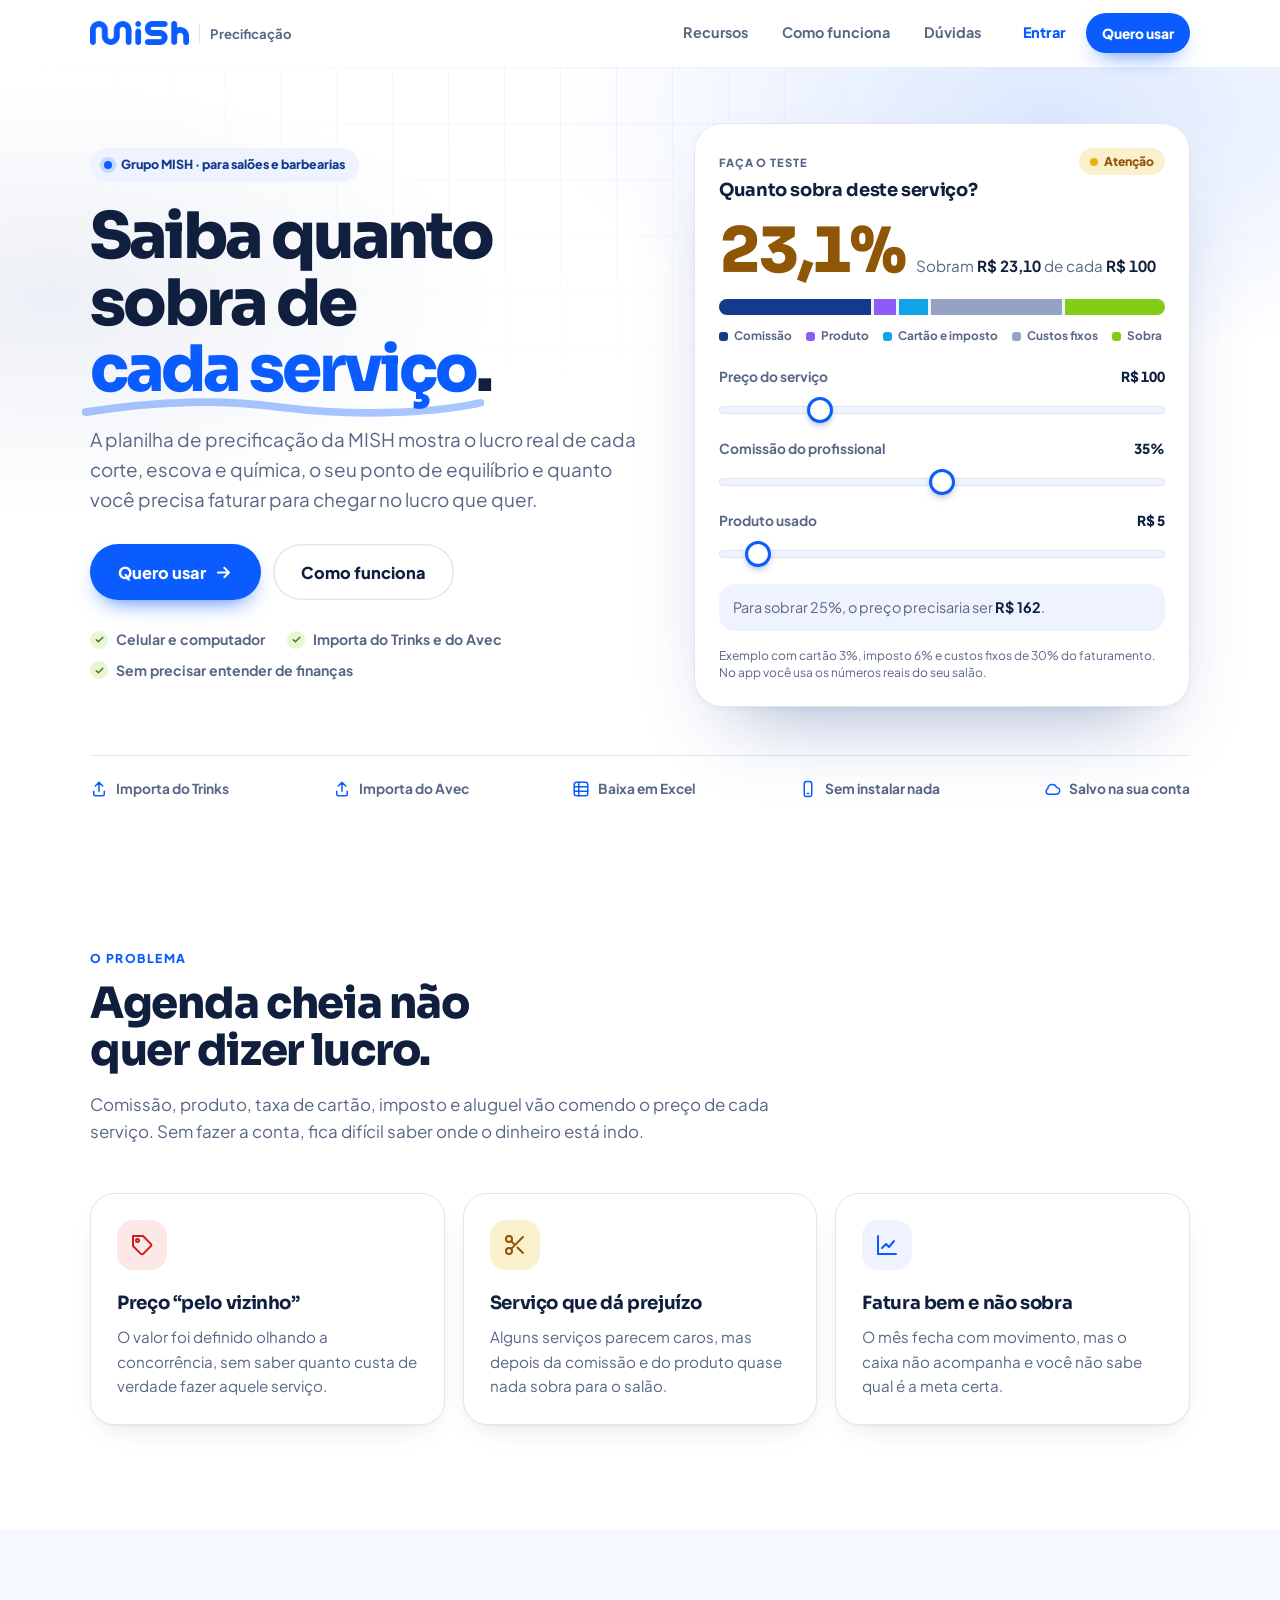
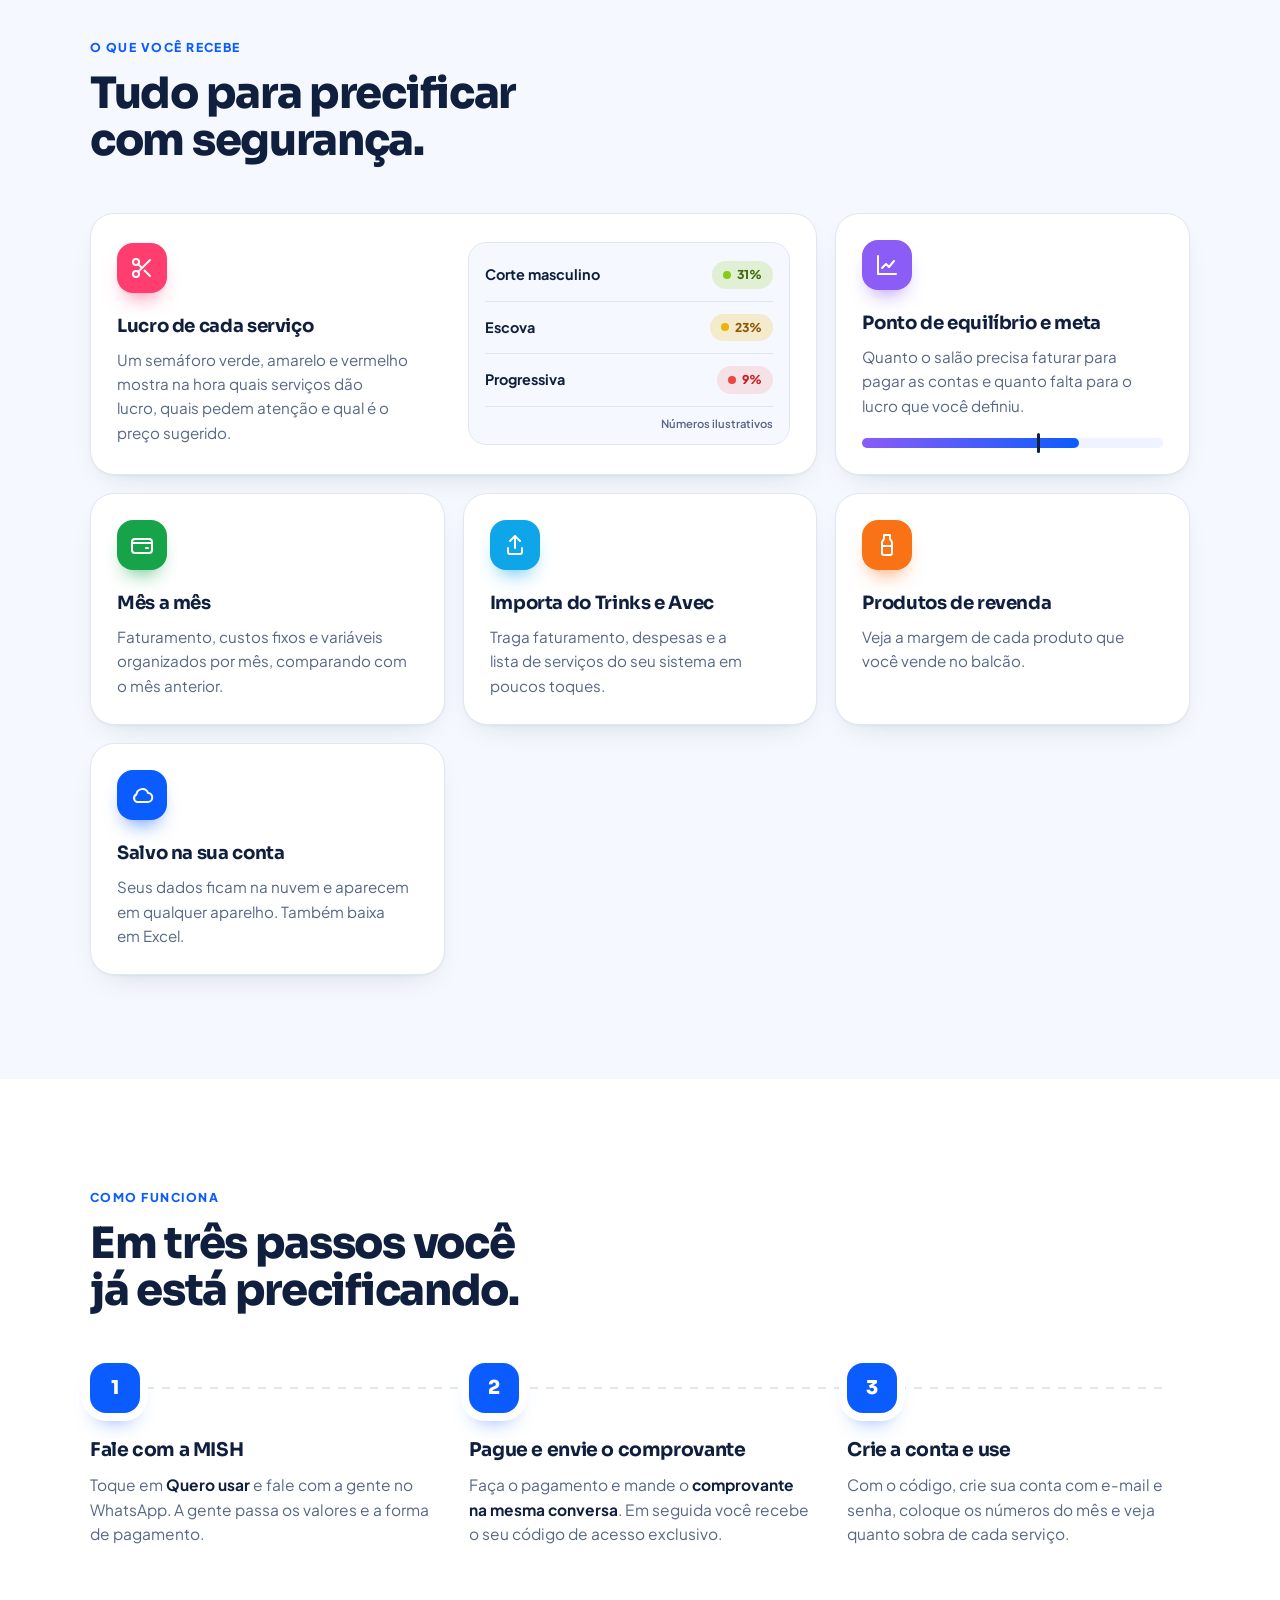
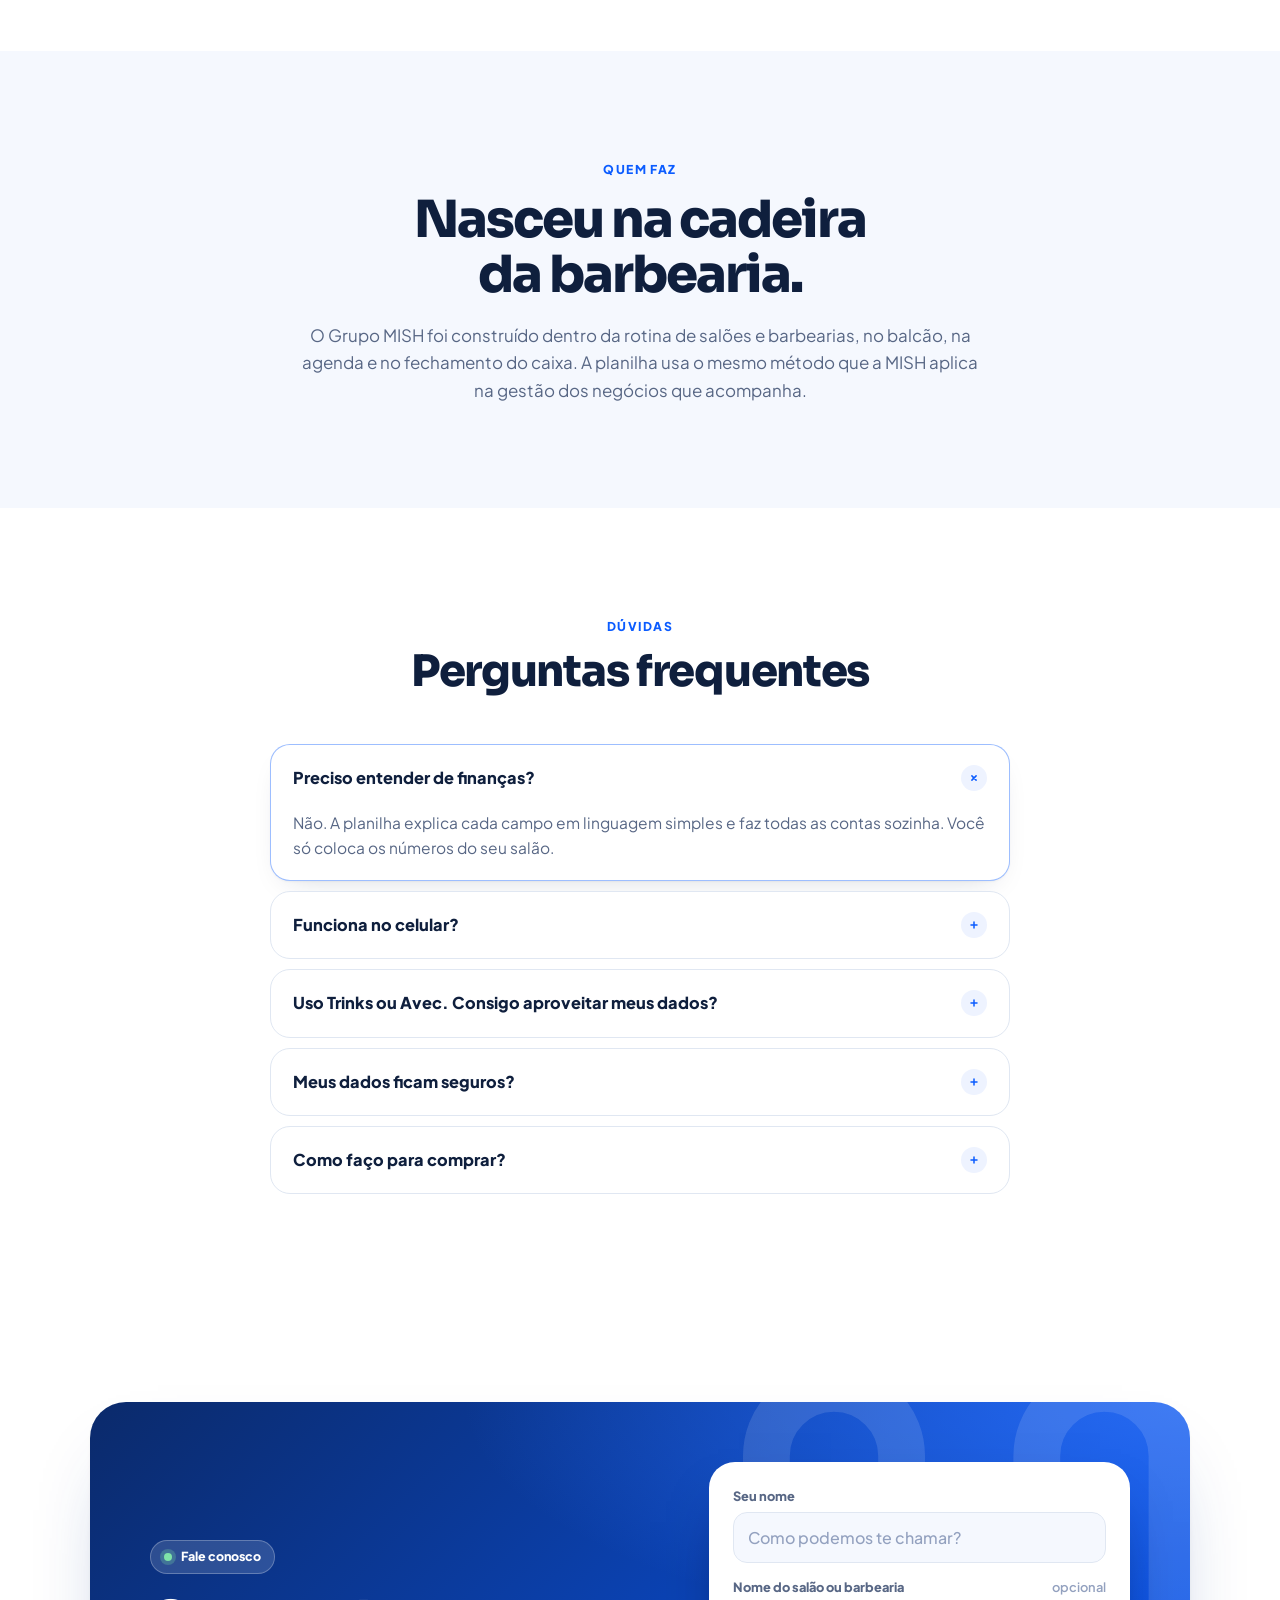
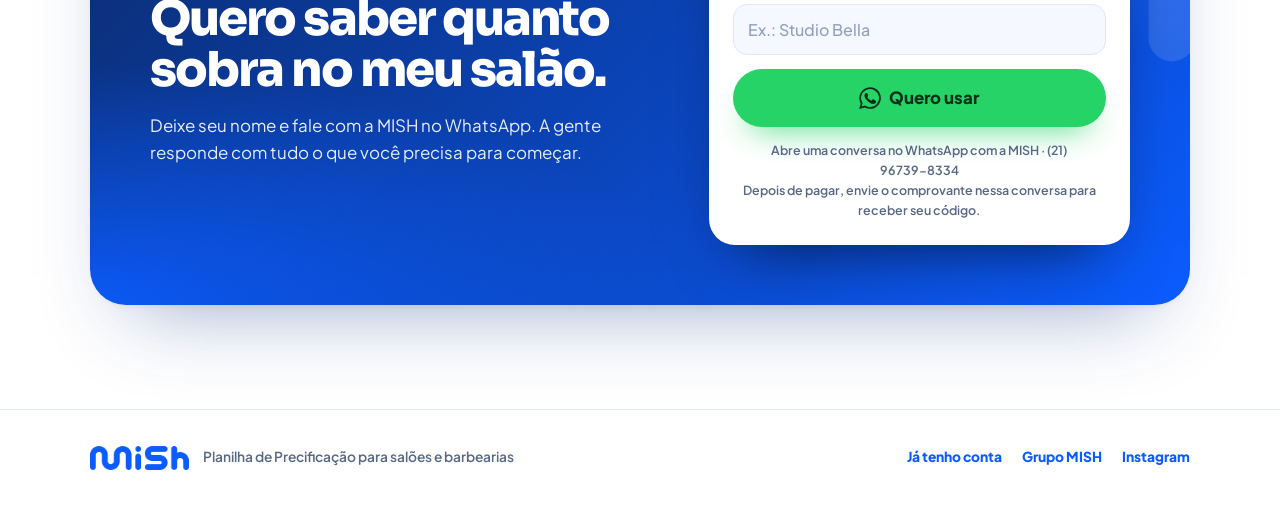
<file: index.html>
<!doctype html>
<html lang="pt-BR">
<head>
<meta charset="utf-8">
<meta name="viewport" content="width=device-width,initial-scale=1,viewport-fit=cover">
<title>MISH Precificação · Saiba quanto sobra de cada serviço</title>
<meta name="description" content="Planilha de precificação para salões e barbearias: lucro por serviço, ponto de equilíbrio e quanto faturar para chegar no lucro que você quer.">
<meta name="theme-color" content="#ffffff" media="(prefers-color-scheme: light)">
<meta name="theme-color" content="#061536" media="(prefers-color-scheme: dark)">
<meta property="og:type" content="website">
<meta property="og:title" content="MISH Precificação">
<meta property="og:description" content="Saiba quanto sobra de cada serviço do seu salão ou barbearia.">
<link rel="preconnect" href="https://fonts.googleapis.com"><link rel="preconnect" href="https://fonts.gstatic.com" crossorigin>
<link href="https://fonts.googleapis.com/css2?family=Plus+Jakarta+Sans:wght@400;500;600;700;800&family=Sora:wght@600;700;800&display=swap" rel="stylesheet">
<link rel="stylesheet" href="css/landing.css">
<script type="module" src="js/landing.js"></script>
</head>
<body>
<a class="skip" href="#conteudo">Pular para o conteúdo</a>

<header class="nav" id="topo">
  <div class="wrap nav-in">
    <a href="#topo" class="brand" aria-label="MISH Precificação, início"><span class="mish" role="img" aria-label="MISH"></span><span class="brand-tag">Precificação</span></a>
    <nav class="nav-links" aria-label="Seções">
      <a href="#recursos">Recursos</a><a href="#como">Como funciona</a><a href="#duvidas">Dúvidas</a>
    </nav>
    <a class="nav-login" href="app.html">Entrar</a>
    <a class="btn pri sm" href="#quero">Quero usar</a>
  </div>
</header>

<main id="conteudo">

  <!-- CAPA + CALCULADORA -->
  <section class="hero">
    <div class="hero-wash" aria-hidden="true"></div>
    <div class="wrap hero-in">
      <div class="hero-txt">
        <span class="chip"><i></i>Grupo MISH · para salões e barbearias</span>
        <h1>Saiba quanto sobra de <span class="hl">cada serviço</span>.</h1>
        <p class="lead">A planilha de precificação da MISH mostra o lucro real de cada corte, escova e química, o seu ponto de equilíbrio e quanto você precisa faturar para chegar no lucro que quer.</p>
        <div class="hero-ctas">
          <a class="btn pri lg" href="#quero">Quero usar <svg viewBox="0 0 24 24" fill="none" stroke="currentColor" stroke-width="2.4" stroke-linecap="round" stroke-linejoin="round" aria-hidden="true"><path d="M5 12h14M13 6l6 6-6 6"/></svg></a>
          <a class="btn ghost lg" href="#como">Como funciona</a>
        </div>
        <ul class="checks">
          <li>Celular e computador</li>
          <li>Importa do Trinks e do Avec</li>
          <li>Sem precisar entender de finanças</li>
        </ul>
      </div>

      <!-- calculadora de demonstração -->
      <form class="calc" id="calc" aria-labelledby="calc-t" onsubmit="return false">
        <div class="calc-head">
          <div><span class="label">Faça o teste</span><h2 id="calc-t">Quanto sobra deste serviço?</h2></div>
          <span class="pill s-warn" id="calc-pill"><i></i><span>Atenção</span></span>
        </div>

        <div class="calc-res" aria-live="polite">
          <output class="calc-big s-warn" id="calc-pct" for="c-preco c-com c-prod">23,1%</output>
          <p>Sobram <b id="calc-val">R$ 23,10</b> de cada <b id="calc-de">R$ 100</b></p>
        </div>

        <div class="bar" id="calc-bar" role="img" aria-label="Para onde vai o preço do serviço">
          <span class="b-com" style="flex-grow:35"></span><span class="b-prod" style="flex-grow:5"></span><span class="b-tax" style="flex-grow:6.9"></span><span class="b-fix" style="flex-grow:30"></span><span class="b-sob" style="flex-grow:23.1"></span>
        </div>
        <ul class="legend">
          <li><i class="b-com"></i>Comissão</li><li><i class="b-prod"></i>Produto</li><li><i class="b-tax"></i>Cartão e imposto</li><li><i class="b-fix"></i>Custos fixos</li><li><i class="b-sob"></i>Sobra</li>
        </ul>

        <div class="sliders">
          <label class="sl"><span>Preço do serviço <output id="o-preco">R$ 100</output></span><input type="range" id="c-preco" min="20" max="400" step="5" value="100"></label>
          <label class="sl"><span>Comissão do profissional <output id="o-com">35%</output></span><input type="range" id="c-com" min="0" max="70" step="1" value="35"></label>
          <label class="sl"><span>Produto usado <output id="o-prod">R$ 5</output></span><input type="range" id="c-prod" min="0" max="80" step="1" value="5"></label>
        </div>

        <p class="calc-tip" id="calc-tip">Para sobrar 25%, o preço precisaria ser <b>R$ 162</b>.</p>
        <p class="calc-note">Exemplo com cartão 3%, imposto 6% e custos fixos de 30% do faturamento. No app você usa os números reais do seu salão.</p>
      </form>
    </div>

    <div class="wrap">
      <ul class="strip" aria-label="Compatível com">
        <li><svg viewBox="0 0 24 24" fill="none" stroke="currentColor" stroke-width="2" stroke-linecap="round" stroke-linejoin="round" aria-hidden="true"><path d="M12 15V3M7 8l5-5 5 5"/><path d="M5 15v4a2 2 0 0 0 2 2h10a2 2 0 0 0 2-2v-4"/></svg>Importa do Trinks</li>
        <li><svg viewBox="0 0 24 24" fill="none" stroke="currentColor" stroke-width="2" stroke-linecap="round" stroke-linejoin="round" aria-hidden="true"><path d="M12 15V3M7 8l5-5 5 5"/><path d="M5 15v4a2 2 0 0 0 2 2h10a2 2 0 0 0 2-2v-4"/></svg>Importa do Avec</li>
        <li><svg viewBox="0 0 24 24" fill="none" stroke="currentColor" stroke-width="2" stroke-linecap="round" stroke-linejoin="round" aria-hidden="true"><rect x="3" y="3" width="18" height="18" rx="3"/><path d="M3 9h18M3 15h18M9 3v18"/></svg>Baixa em Excel</li>
        <li><svg viewBox="0 0 24 24" fill="none" stroke="currentColor" stroke-width="2" stroke-linecap="round" stroke-linejoin="round" aria-hidden="true"><rect x="7" y="2" width="10" height="20" rx="3"/><path d="M11 18h2"/></svg>Sem instalar nada</li>
        <li><svg viewBox="0 0 24 24" fill="none" stroke="currentColor" stroke-width="2" stroke-linecap="round" stroke-linejoin="round" aria-hidden="true"><path d="M17.5 19a4.5 4.5 0 0 0 .5-9 6 6 0 0 0-11.6 1.5A4 4 0 0 0 7 19z"/></svg>Salvo na sua conta</li>
      </ul>
    </div>
  </section>

  <!-- O PROBLEMA -->
  <section class="sec">
    <div class="wrap">
      <div class="sec-head reveal">
        <span class="kicker">O problema</span>
        <h2>Agenda cheia não quer dizer lucro.</h2>
        <p>Comissão, produto, taxa de cartão, imposto e aluguel vão comendo o preço de cada serviço. Sem fazer a conta, fica difícil saber onde o dinheiro está indo.</p>
      </div>
      <div class="grid3">
        <article class="card pain reveal"><span class="ic bad"><svg viewBox="0 0 24 24" fill="none" stroke="currentColor" stroke-width="2" stroke-linecap="round" stroke-linejoin="round" aria-hidden="true"><path d="M20.6 13.4 13.4 20.6a2 2 0 0 1-2.8 0L3 13V3h10l7.6 7.6a2 2 0 0 1 0 2.8Z"/><circle cx="7.5" cy="7.5" r="1.5"/></svg></span><h3>Preço “pelo vizinho”</h3><p>O valor foi definido olhando a concorrência, sem saber quanto custa de verdade fazer aquele serviço.</p></article>
        <article class="card pain reveal"><span class="ic warn"><svg viewBox="0 0 24 24" fill="none" stroke="currentColor" stroke-width="2" stroke-linecap="round" stroke-linejoin="round" aria-hidden="true"><circle cx="6" cy="6" r="3"/><circle cx="6" cy="18" r="3"/><path d="M20 4 8.1 15.9M14.5 14.5 20 20M8.1 8.1 12 12"/></svg></span><h3>Serviço que dá prejuízo</h3><p>Alguns serviços parecem caros, mas depois da comissão e do produto quase nada sobra para o salão.</p></article>
        <article class="card pain reveal"><span class="ic acc"><svg viewBox="0 0 24 24" fill="none" stroke="currentColor" stroke-width="2" stroke-linecap="round" stroke-linejoin="round" aria-hidden="true"><path d="M3 3v18h18"/><path d="m7 15 4-4 3 3 5-6"/></svg></span><h3>Fatura bem e não sobra</h3><p>O mês fecha com movimento, mas o caixa não acompanha e você não sabe qual é a meta certa.</p></article>
      </div>
    </div>
  </section>

  <!-- RECURSOS (bento) -->
  <section class="sec tint" id="recursos">
    <div class="wrap">
      <div class="sec-head reveal">
        <span class="kicker">O que você recebe</span>
        <h2>Tudo para precificar com segurança.</h2>
      </div>
      <div class="bento">
        <article class="card b-wide reveal">
          <div class="b-txt"><span class="bub" style="--c:#FF3D6E"><svg viewBox="0 0 24 24" fill="none" stroke="currentColor" stroke-width="2" stroke-linecap="round" stroke-linejoin="round" aria-hidden="true"><circle cx="6" cy="6" r="3"/><circle cx="6" cy="18" r="3"/><path d="M20 4 8.1 15.9M14.5 14.5 20 20M8.1 8.1 12 12"/></svg></span><h3>Lucro de cada serviço</h3><p>Um semáforo verde, amarelo e vermelho mostra na hora quais serviços dão lucro, quais pedem atenção e qual é o preço sugerido.</p></div>
          <div class="demo" aria-label="Exemplo ilustrativo">
            <div class="svc"><span>Corte masculino</span><span class="pill s-ok"><i></i>31%</span></div>
            <div class="svc"><span>Escova</span><span class="pill s-warn"><i></i>23%</span></div>
            <div class="svc"><span>Progressiva</span><span class="pill s-bad"><i></i>9%</span></div>
            <small>Números ilustrativos</small>
          </div>
        </article>
        <article class="card reveal">
          <span class="bub" style="--c:#8B5CF6"><svg viewBox="0 0 24 24" fill="none" stroke="currentColor" stroke-width="2" stroke-linecap="round" stroke-linejoin="round" aria-hidden="true"><path d="M3 3v18h18"/><path d="m7 15 4-4 3 3 5-6"/></svg></span><h3>Ponto de equilíbrio e meta</h3><p>Quanto o salão precisa faturar para pagar as contas e quanto falta para o lucro que você definiu.</p>
          <div class="meter" aria-hidden="true"><span style="--w:72%"></span><i style="--x:58%"></i></div>
        </article>
        <article class="card reveal"><span class="bub" style="--c:#16A34A"><svg viewBox="0 0 24 24" fill="none" stroke="currentColor" stroke-width="2" stroke-linecap="round" stroke-linejoin="round" aria-hidden="true"><rect x="2" y="6" width="20" height="14" rx="3"/><path d="M2 10h20M16 15h2"/></svg></span><h3>Mês a mês</h3><p>Faturamento, custos fixos e variáveis organizados por mês, comparando com o mês anterior.</p></article>
        <article class="card reveal"><span class="bub" style="--c:#0EA5E9"><svg viewBox="0 0 24 24" fill="none" stroke="currentColor" stroke-width="2" stroke-linecap="round" stroke-linejoin="round" aria-hidden="true"><path d="M12 15V3M7 8l5-5 5 5"/><path d="M5 15v4a2 2 0 0 0 2 2h10a2 2 0 0 0 2-2v-4"/></svg></span><h3>Importa do Trinks e Avec</h3><p>Traga faturamento, despesas e a lista de serviços do seu sistema em poucos toques.</p></article>
        <article class="card reveal"><span class="bub" style="--c:#F97316"><svg viewBox="0 0 24 24" fill="none" stroke="currentColor" stroke-width="2" stroke-linecap="round" stroke-linejoin="round" aria-hidden="true"><path d="M9 2h6v4l2 3v11a2 2 0 0 1-2 2H9a2 2 0 0 1-2-2V9l2-3z"/><path d="M7 13h10"/></svg></span><h3>Produtos de revenda</h3><p>Veja a margem de cada produto que você vende no balcão.</p></article>
        <article class="card reveal"><span class="bub" style="--c:#0B5CFF"><svg viewBox="0 0 24 24" fill="none" stroke="currentColor" stroke-width="2" stroke-linecap="round" stroke-linejoin="round" aria-hidden="true"><path d="M17.5 19a4.5 4.5 0 0 0 .5-9 6 6 0 0 0-11.6 1.5A4 4 0 0 0 7 19z"/></svg></span><h3>Salvo na sua conta</h3><p>Seus dados ficam na nuvem e aparecem em qualquer aparelho. Também baixa em Excel.</p></article>
      </div>
    </div>
  </section>

  <!-- COMO FUNCIONA -->
  <section class="sec" id="como">
    <div class="wrap">
      <div class="sec-head reveal">
        <span class="kicker">Como funciona</span>
        <h2>Em três passos você já está precificando.</h2>
      </div>
      <ol class="steps">
        <li class="step reveal"><span class="n">1</span><h3>Fale com a MISH</h3><p>Toque em <b>Quero usar</b> e fale com a gente no WhatsApp. A gente passa os valores e a forma de pagamento.</p></li>
        <li class="step reveal"><span class="n">2</span><h3>Pague e envie o comprovante</h3><p>Faça o pagamento e mande o <b>comprovante na mesma conversa</b>. Em seguida você recebe o seu código de acesso exclusivo.</p></li>
        <li class="step reveal"><span class="n">3</span><h3>Crie a conta e use</h3><p>Com o código, crie sua conta com e-mail e senha, coloque os números do mês e veja quanto sobra de cada serviço.</p></li>
      </ol>
    </div>
  </section>

  <!-- ORIGEM -->
  <section class="sec tint">
    <div class="wrap narrow">
      <figure class="origin reveal">
        <span class="kicker">Quem faz</span>
        <blockquote>Nasceu na cadeira da barbearia.</blockquote>
        <figcaption>O Grupo MISH foi construído dentro da rotina de salões e barbearias, no balcão, na agenda e no fechamento do caixa. A planilha usa o mesmo método que a MISH aplica na gestão dos negócios que acompanha.</figcaption>
      </figure>
    </div>
  </section>

  <!-- DÚVIDAS -->
  <section class="sec" id="duvidas">
    <div class="wrap narrow">
      <div class="sec-head center reveal">
        <span class="kicker">Dúvidas</span>
        <h2>Perguntas frequentes</h2>
      </div>
      <div class="faq">
        <details name="faq" open><summary>Preciso entender de finanças?</summary><p>Não. A planilha explica cada campo em linguagem simples e faz todas as contas sozinha. Você só coloca os números do seu salão.</p></details>
        <details name="faq"><summary>Funciona no celular?</summary><p>Sim. Funciona no navegador do celular, tablet e computador, sem instalar nada. Seus dados aparecem em qualquer aparelho em que você entrar.</p></details>
        <details name="faq"><summary>Uso Trinks ou Avec. Consigo aproveitar meus dados?</summary><p>Sim. Dá para importar os relatórios de faturamento, despesas e serviços desses sistemas, além de planilhas em Excel.</p></details>
        <details name="faq"><summary>Meus dados ficam seguros?</summary><p>Cada conta é protegida por e-mail e senha, e só você vê os números do seu salão.</p></details>
        <details name="faq"><summary>Como faço para comprar?</summary><p>Toque em <b>Quero usar</b> e fale com a MISH pelo WhatsApp. A gente explica os valores, você faz o pagamento e envia o comprovante na mesma conversa. Com o comprovante conferido, você recebe o seu código de acesso.</p></details>
      </div>
    </div>
  </section>

  <!-- QUERO USAR -> WHATSAPP -->
  <section class="sec" id="quero">
    <div class="wrap">
      <div class="final reveal">
        <svg class="curves" aria-hidden="true" viewBox="0 0 200 120" fill="none" stroke="#fff" stroke-width="18" stroke-linecap="round"><path d="M14 110V40a26 26 0 0 1 52 0v30a26 26 0 0 0 52 0V40a26 26 0 0 1 52 0v70"/></svg>
        <div class="final-txt">
          <span class="chip dark"><i></i>Fale conosco</span>
          <h2>Quero saber quanto sobra no meu salão.</h2>
          <p>Deixe seu nome e fale com a MISH no WhatsApp. A gente responde com tudo o que você precisa para começar.</p>
        </div>
        <!-- sem JavaScript o formulário também abre o WhatsApp, com a mensagem padrão -->
        <form class="final-form" id="form-quero" action="https://wa.me/5521967398334" method="get" target="_blank" rel="noopener">
          <input type="hidden" name="text" value="Quero meu acesso à MISH Precificação.">
          <label class="field"><span>Seu nome</span><input class="inp" id="q-nome" autocomplete="name" enterkeyhint="next" placeholder="Como podemos te chamar?"></label>
          <label class="field"><span>Nome do salão ou barbearia <em>opcional</em></span><input class="inp" id="q-salao" autocomplete="organization" enterkeyhint="send" placeholder="Ex.: Studio Bella"></label>
          <button class="btn zap" type="submit">
            <svg viewBox="0 0 24 24" fill="currentColor" aria-hidden="true"><path d="M17.5 14.4c-.3-.1-1.8-.9-2-1s-.5-.1-.7.1-.8 1-1 1.2-.4.2-.7.1a8.2 8.2 0 0 1-4-3.5c-.3-.5.3-.5.9-1.6.1-.2 0-.4 0-.5l-.9-2.2c-.2-.6-.5-.5-.7-.5h-.6a1.2 1.2 0 0 0-.8.4 3.6 3.6 0 0 0-1.1 2.6 6.2 6.2 0 0 0 1.3 3.3 14 14 0 0 0 5.4 4.8c2 .9 2.8.9 3.8.8a3.2 3.2 0 0 0 2.1-1.5 2.6 2.6 0 0 0 .2-1.5c-.1-.1-.3-.2-.6-.3ZM12 21.8a9.8 9.8 0 0 1-5-1.4l-.4-.2-3.7 1 1-3.6-.2-.4A9.8 9.8 0 1 1 12 21.8Zm0-21.6A11.8 11.8 0 0 0 1.9 17.9L.2 24l6.3-1.6A11.8 11.8 0 1 0 12 .2Z"/></svg>
            Quero usar
          </button>
          <p class="final-hint">Abre uma conversa no WhatsApp com a MISH · (21) 96739-8334<br>Depois de pagar, envie o comprovante nessa conversa para receber seu código.</p>
        </form>
      </div>
    </div>
  </section>
</main>

<footer class="foot">
  <div class="wrap foot-in">
    <span class="mish" role="img" aria-label="MISH"></span>
    <span>Planilha de Precificação para salões e barbearias</span>
    <span class="foot-links"><a href="app.html">Já tenho conta</a><a href="https://www.grupomish.com.br/" target="_blank" rel="noopener">Grupo MISH</a><a href="https://www.instagram.com/eusouisraelmesquita/" target="_blank" rel="noopener">Instagram</a></span>
  </div>
</footer>

<a class="float-cta" href="#quero">Quero usar</a>
</body>
</html>
</file>
<file: css/landing.css>
/* Landing MISH Precificação.
   Identidade: azul MISH e logo do app + linha visual do grupomish.com.br (fundo claro, títulos em Sora, pílulas, cartões arredondados).
   CSS moderno com reforço progressivo: o que o navegador não conhece ele ignora, e a página continua funcionando. */

/* ---------- tokens ---------- */
:root{
  --bg:#FFFFFF; --tint:#F5F8FE; --card:#FFFFFF; --ink:#0F1F3D; --sub:#586785; --line:#E0E7F2; --soft:#EEF3FF;
  --navy:#133A8B; --accent:#0B5CFF; --logo:#0B5CFF; --zap:#25D366;
  --ok:#3F6B0C; --okbg:rgba(132,204,22,.18); --okdot:#84CC16;
  --warn:#8F5606; --warnbg:rgba(234,179,8,.2); --warndot:#EAB308;
  --bad:#C81E1E; --badbg:rgba(239,68,68,.12); --baddot:#EF4444;
  --shadow:0 1px 2px rgba(15,31,61,.04),0 12px 32px -18px rgba(15,31,61,.22);
  --shadow-lg:0 2px 4px rgba(15,31,61,.04),0 40px 80px -40px rgba(19,58,139,.45);
  --f-display:"Sora","Plus Jakarta Sans",system-ui,sans-serif;
  --f-ui:"Plus Jakarta Sans",system-ui,-apple-system,"Segoe UI",Roboto,sans-serif;
  --mishmask:url("../assets/mish-logo-mask.png");
  --r:24px; --ease:cubic-bezier(.2,.7,.2,1);
  color-scheme:light;
}
@media (prefers-color-scheme: dark){
  :root{
    --bg:#061536; --tint:#081B45; --card:#0B2150; --ink:#EEF3FF; --sub:#9DB0D8; --line:#1A3570; --soft:#10295E;
    --navy:#0B2A6B; --accent:#5B93FF; --logo:#FFFFFF;
    --ok:#A3E635; --okbg:rgba(163,230,53,.16); --warn:#FACC15; --warnbg:rgba(250,204,21,.16); --bad:#F87171; --badbg:rgba(248,113,113,.16);
    --shadow:0 1px 2px rgba(0,0,0,.2),0 12px 32px -18px rgba(0,0,0,.55);
    --shadow-lg:0 2px 4px rgba(0,0,0,.2),0 40px 80px -40px rgba(0,0,0,.8);
    color-scheme:dark;
  }
}

/* ---------- base ---------- */
*,*::before,*::after{box-sizing:border-box}
html{scroll-behavior:smooth;scroll-padding-top:84px;background:var(--bg);-webkit-text-size-adjust:100%}
body{margin:0;background:var(--bg);color:var(--ink);font-family:var(--f-ui);font-size:16px;line-height:1.6;-webkit-font-smoothing:antialiased;overflow-x:clip}
h1,h2,h3,blockquote{margin:0;font-family:var(--f-display);letter-spacing:-.03em;text-wrap:balance}
p{margin:0;text-wrap:pretty}
a{color:inherit}
svg{flex:none}
:focus-visible{outline:2px solid var(--accent);outline-offset:3px;border-radius:6px}
::selection{background:var(--accent);color:#fff}
.wrap{max-width:1140px;margin-inline:auto;padding-inline:20px}
.wrap.narrow{max-width:780px}
.skip{position:absolute;left:12px;top:-60px;z-index:100;background:var(--ink);color:var(--bg);padding:10px 16px;border-radius:12px;font-weight:800;text-decoration:none;transition:top .15s}
.skip:focus{top:12px}
.mish{display:inline-block;height:var(--h,24px);aspect-ratio:520/126;background:var(--logo);-webkit-mask:var(--mishmask) center/contain no-repeat;mask:var(--mishmask) center/contain no-repeat;flex:none}
.label{font-size:.7rem;font-weight:800;letter-spacing:.08em;text-transform:uppercase;color:var(--sub)}

/* ---------- botões ---------- */
.btn{display:inline-flex;align-items:center;justify-content:center;gap:8px;border:0;border-radius:999px;padding:12px 22px;min-height:48px;font:800 .95rem var(--f-ui);text-decoration:none;cursor:pointer;white-space:nowrap;transition:transform .2s var(--ease),box-shadow .2s var(--ease),background .2s}
.btn svg{width:19px;height:19px;transition:transform .2s var(--ease)}
.btn:hover svg{transform:translateX(3px)}
.btn:active{transform:scale(.97)}
.btn.sm{min-height:40px;padding:8px 16px;font-size:.86rem}
.btn.lg{min-height:56px;padding:15px 28px;font-size:1.02rem}
.btn.pri{background:var(--accent);color:#fff;box-shadow:0 10px 24px -12px var(--accent)}
.btn.pri:hover{transform:translateY(-2px);box-shadow:0 16px 30px -12px var(--accent)}
.btn.ghost{background:transparent;color:var(--ink);box-shadow:inset 0 0 0 1.5px var(--line)}
.btn.ghost:hover{background:var(--soft)}
.btn.zap{background:var(--zap);color:#06301A;width:100%;font-size:1.05rem;min-height:58px;box-shadow:0 16px 32px -16px rgba(37,211,102,.9)}
.btn.zap svg{width:22px;height:22px}
.btn.zap:hover{transform:translateY(-2px)}
.btn.zap:hover svg{transform:none}

/* pílulas de status (iguais às do app) */
.pill{display:inline-flex;align-items:center;gap:6px;border-radius:999px;padding:4px 11px;font-weight:800;font-size:.76rem;white-space:nowrap;transition:background .25s,color .25s}
.pill i{width:8px;height:8px;border-radius:50%;transition:background .25s}
.s-ok{background:var(--okbg);color:var(--ok)} .s-ok i{background:var(--okdot)}
.s-warn{background:var(--warnbg);color:var(--warn)} .s-warn i{background:var(--warndot)}
.s-bad{background:var(--badbg);color:var(--bad)} .s-bad i{background:var(--baddot)}

.chip{display:inline-flex;align-items:center;gap:9px;background:var(--soft);color:var(--navy);border-radius:999px;padding:7px 14px;font-size:.78rem;font-weight:800}
.chip i{width:8px;height:8px;border-radius:50%;background:var(--accent);box-shadow:0 0 0 4px rgba(11,92,255,.18)}
.chip.dark{background:rgba(255,255,255,.14);color:#fff;box-shadow:inset 0 0 0 1px rgba(255,255,255,.26)}
.chip.dark i{background:#7EE2A8;box-shadow:0 0 0 4px rgba(126,226,168,.25)}
@media (prefers-color-scheme: dark){.chip{color:#DCE7FF}}

/* ---------- topo ---------- */
.nav{position:sticky;top:0;z-index:40;background:rgba(255,255,255,.82);background:color-mix(in srgb,var(--bg) 82%,transparent);-webkit-backdrop-filter:saturate(1.6) blur(14px);backdrop-filter:saturate(1.6) blur(14px);border-bottom:1px solid var(--line)}
.nav-in{display:flex;align-items:center;gap:14px;min-height:66px}
.brand{display:flex;align-items:center;gap:10px;text-decoration:none}
.brand-tag{font-weight:700;font-size:.82rem;color:var(--sub);padding-left:10px;border-left:1px solid var(--line)}
.nav-links{display:flex;gap:6px;margin-left:auto}
.nav-links a{text-decoration:none;font-weight:700;font-size:.9rem;color:var(--sub);padding:8px 14px;border-radius:999px;transition:background .15s,color .15s}
.nav-links a:hover{color:var(--ink);background:var(--soft)}
.nav-login{text-decoration:none;font-weight:800;font-size:.9rem;color:var(--accent);margin-left:8px;padding:8px 6px}
@media (max-width:820px){.nav-links{display:none}.nav-login{margin-left:auto}}
@media (max-width:380px){.brand-tag{display:none}}
/* a linha do topo só aparece depois de rolar (navegadores com animação ligada à rolagem) */
@supports (animation-timeline: scroll()){
  .nav{border-bottom-color:transparent;animation:nav-line linear both;animation-timeline:scroll();animation-range:0 80px}
  @keyframes nav-line{to{border-bottom-color:var(--line)}}
}

/* ---------- capa ---------- */
.hero{position:relative;padding-block:56px 40px;isolation:isolate}
.hero-wash{position:absolute;inset:0;z-index:-1;pointer-events:none;background:
  radial-gradient(ellipse 60% 50% at 82% 6%,rgba(11,92,255,.14) 0%,transparent 65%),
  radial-gradient(ellipse 50% 40% at 4% 30%,rgba(19,58,139,.08) 0%,transparent 70%)}
.hero-wash::after{content:"";position:absolute;inset:0;background-image:linear-gradient(var(--line) 1px,transparent 1px),linear-gradient(90deg,var(--line) 1px,transparent 1px);background-size:56px 56px;opacity:.5;-webkit-mask-image:radial-gradient(ellipse 70% 60% at 50% 0%,#000 0%,transparent 75%);mask-image:radial-gradient(ellipse 70% 60% at 50% 0%,#000 0%,transparent 75%)}
.hero-in{display:grid;grid-template-columns:minmax(0,1.05fr) minmax(0,.95fr);gap:56px;align-items:center}
.hero h1{font-size:clamp(2.3rem,5.6vw,4rem);font-weight:800;line-height:1.04;letter-spacing:-.045em;margin:22px 0 20px}
.hl{position:relative;white-space:nowrap;color:var(--accent)}
.hl::after{content:"";position:absolute;left:-2%;right:-2%;bottom:-.12em;height:.32em;background:url("data:image/svg+xml,%3Csvg xmlns='http://www.w3.org/2000/svg' viewBox='0 0 200 14' preserveAspectRatio='none'%3E%3Cpath d='M2 10C40 2 70 2 100 7s70 5 98-3' fill='none' stroke='%230B5CFF' stroke-opacity='.35' stroke-width='5' stroke-linecap='round'/%3E%3C/svg%3E") center/100% 100% no-repeat}
.lead{font-size:clamp(1.02rem,1.9vw,1.18rem);color:var(--sub);max-width:54ch}
.hero-ctas{display:flex;gap:12px;flex-wrap:wrap;margin-top:30px}
.checks{list-style:none;padding:0;margin:28px 0 0;display:flex;flex-wrap:wrap;gap:8px 22px;font-size:.88rem;font-weight:700;color:var(--sub)}
.checks li{display:flex;align-items:center;gap:8px}
.checks li::before{content:"";width:18px;height:18px;border-radius:50%;flex:none;background:var(--okbg) url("data:image/svg+xml,%3Csvg xmlns='http://www.w3.org/2000/svg' viewBox='0 0 24 24' fill='none' stroke='%234D7C0F' stroke-width='3.4' stroke-linecap='round' stroke-linejoin='round'%3E%3Cpath d='M5 12.5l4.5 4.5L19 7.5'/%3E%3C/svg%3E") center/11px no-repeat}
@media (prefers-color-scheme: dark){.checks li::before{background-image:url("data:image/svg+xml,%3Csvg xmlns='http://www.w3.org/2000/svg' viewBox='0 0 24 24' fill='none' stroke='%23A3E635' stroke-width='3.4' stroke-linecap='round' stroke-linejoin='round'%3E%3Cpath d='M5 12.5l4.5 4.5L19 7.5'/%3E%3C/svg%3E")}}
@media (max-width:940px){.hero{padding-top:36px}.hero-in{grid-template-columns:1fr;gap:36px}}
@media (max-width:460px){.hero-ctas .btn{flex:1 1 100%}}

/* entrada da capa */
@media (prefers-reduced-motion: no-preference){
  .hero-txt > *{animation:rise .7s var(--ease) both}
  .hero-txt > :nth-child(2){animation-delay:.06s}.hero-txt > :nth-child(3){animation-delay:.12s}
  .hero-txt > :nth-child(4){animation-delay:.18s}.hero-txt > :nth-child(5){animation-delay:.24s}
  .calc{animation:rise .8s var(--ease) .15s both}
}
@keyframes rise{from{opacity:0;transform:translateY(18px)}}

/* ---------- calculadora ---------- */
.calc{container-type:inline-size;background:var(--card);border:1px solid var(--line);border-radius:28px;padding:24px;box-shadow:var(--shadow-lg);display:grid;gap:16px}
.calc-head{display:flex;justify-content:space-between;align-items:flex-start;gap:12px}
.calc-head h2{font-size:1.12rem;font-weight:700;letter-spacing:-.02em;margin-top:2px}
.calc-res{display:flex;align-items:baseline;gap:14px;flex-wrap:wrap}
.calc-big{font-family:var(--f-display);font-size:clamp(2.8rem,14cqi,4rem);font-weight:800;letter-spacing:-.05em;line-height:1;background:none;font-variant-numeric:tabular-nums;transition:color .25s}
.calc-big.s-ok{color:var(--ok)} .calc-big.s-warn{color:var(--warn)} .calc-big.s-bad{color:var(--bad)}
.calc-res p{color:var(--sub);font-size:.95rem;font-variant-numeric:tabular-nums}
.calc-res b{color:var(--ink)}
.bar{display:flex;gap:3px;height:16px;border-radius:999px;overflow:hidden;background:var(--soft)}
.bar span{flex:0 1 0;min-width:0;transition:flex-grow .35s var(--ease)}
.b-com{background:#133A8B}.b-prod{background:#8B5CF6}.b-tax{background:#0EA5E9}.b-fix{background:#94A3C4}.b-sob{background:#84CC16}
@media (prefers-color-scheme: dark){.b-com{background:#5B93FF}}
.legend{list-style:none;padding:0;margin:-4px 0 0;display:flex;flex-wrap:wrap;gap:4px 14px;font-size:.74rem;font-weight:700;color:var(--sub)}
.legend li{display:flex;align-items:center;gap:6px}
.legend i{width:9px;height:9px;border-radius:3px}
.sliders{display:grid;gap:14px;padding-top:4px}
.sl{display:grid;gap:8px}
.sl > span{display:flex;justify-content:space-between;gap:10px;font-size:.86rem;font-weight:700;color:var(--sub)}
.sl output{color:var(--ink);font-weight:800;font-variant-numeric:tabular-nums}
input[type=range]{-webkit-appearance:none;appearance:none;width:100%;height:28px;margin:0;background:transparent;cursor:pointer;accent-color:var(--accent)}
input[type=range]::-webkit-slider-runnable-track{height:8px;border-radius:999px;background:var(--soft);box-shadow:inset 0 0 0 1px var(--line)}
input[type=range]::-moz-range-track{height:8px;border-radius:999px;background:var(--soft);box-shadow:inset 0 0 0 1px var(--line)}
input[type=range]::-webkit-slider-thumb{-webkit-appearance:none;width:26px;height:26px;margin-top:-9px;border-radius:50%;background:#fff;border:3px solid var(--accent);box-shadow:0 4px 10px -4px rgba(11,42,107,.6);transition:transform .15s var(--ease)}
input[type=range]::-moz-range-thumb{width:20px;height:20px;border-radius:50%;background:#fff;border:3px solid var(--accent);box-shadow:0 4px 10px -4px rgba(11,42,107,.6)}
input[type=range]:active::-webkit-slider-thumb{transform:scale(1.15)}
input[type=range]:focus-visible{outline:none}
input[type=range]:focus-visible::-webkit-slider-thumb{box-shadow:0 0 0 5px rgba(11,92,255,.25)}
.calc-tip{background:var(--soft);border-radius:16px;padding:12px 14px;font-size:.9rem;color:var(--sub)}
.calc-tip b{color:var(--ink)}
.calc-note{font-size:.75rem;color:var(--sub);line-height:1.45}

/* faixa de compatibilidade */
.strip{list-style:none;padding:22px 0 0;margin:48px 0 0;border-top:1px solid var(--line);display:flex;flex-wrap:wrap;justify-content:space-between;gap:12px 26px;font-size:.86rem;font-weight:700;color:var(--sub)}
.strip li{display:flex;align-items:center;gap:8px}
.strip svg{width:18px;height:18px;color:var(--accent)}
@media (max-width:700px){.strip{justify-content:flex-start;margin-top:36px}}

/* ---------- seções ---------- */
.sec{padding-block:clamp(60px,9vw,104px)}
.sec.tint{background:var(--tint)}
.sec-head{max-width:700px;margin-bottom:clamp(28px,4vw,48px)}
.sec-head.center{margin-inline:auto;text-align:center}
.kicker{display:inline-block;color:var(--accent);font-weight:800;font-size:.76rem;letter-spacing:.12em;text-transform:uppercase;margin-bottom:12px}
.sec-head h2{font-size:clamp(1.8rem,4vw,2.7rem);font-weight:800;line-height:1.1}
.sec-head p{color:var(--sub);font-size:1.06rem;margin-top:16px}

.card{background:var(--card);border:1px solid var(--line);border-radius:var(--r);box-shadow:var(--shadow);padding:26px;transition:transform .3s var(--ease),box-shadow .3s var(--ease),border-color .3s}
@media (hover:hover){.card:hover{transform:translateY(-4px);box-shadow:var(--shadow-lg);border-color:rgba(11,92,255,.3)}}
.card h3{font-size:1.14rem;font-weight:700;letter-spacing:-.02em;margin:18px 0 8px}
.card p{color:var(--sub);font-size:.95rem}
.grid3{display:grid;grid-template-columns:repeat(3,minmax(0,1fr));gap:18px}
@media (max-width:860px){.grid3{grid-template-columns:1fr}}
.ic,.bub{width:50px;height:50px;border-radius:16px;display:flex;align-items:center;justify-content:center}
.ic svg,.bub svg{width:24px;height:24px}
.ic.bad{background:var(--badbg);color:var(--bad)} .ic.warn{background:var(--warnbg);color:var(--warn)} .ic.acc{background:var(--soft);color:var(--accent)}
.bub{background:var(--c);color:#fff;box-shadow:0 12px 22px -12px var(--c)}

/* bento de recursos */
.bento{display:grid;grid-template-columns:repeat(3,minmax(0,1fr));gap:18px}
.b-wide{grid-column:span 2;display:grid;grid-template-columns:minmax(0,1fr) minmax(0,1fr);gap:28px;align-items:center}
.demo{background:var(--tint);border:1px solid var(--line);border-radius:18px;padding:6px 16px 12px}
.svc{display:flex;justify-content:space-between;align-items:center;gap:10px;font-weight:700;font-size:.9rem;padding-block:12px;border-bottom:1px solid var(--line)}
.svc span:first-child{overflow:hidden;text-overflow:ellipsis;white-space:nowrap}
.demo small{display:block;text-align:right;color:var(--sub);font-size:.7rem;font-weight:600;margin-top:8px}
.meter{position:relative;height:10px;border-radius:999px;background:var(--soft);margin-top:20px}
.meter span{position:absolute;inset:0 auto 0 0;width:var(--w);border-radius:999px;background:linear-gradient(90deg,#8B5CF6,#0B5CFF)}
.meter i{position:absolute;left:var(--x);top:-5px;bottom:-5px;width:3px;border-radius:3px;background:var(--ink)}
@media (max-width:940px){.bento{grid-template-columns:repeat(2,minmax(0,1fr))}}
@media (max-width:640px){.bento{grid-template-columns:1fr}.b-wide{grid-column:auto;grid-template-columns:1fr}}

/* passos */
.steps{list-style:none;padding:0;margin:0;display:grid;grid-template-columns:repeat(3,minmax(0,1fr));gap:36px;position:relative}
.steps::before{content:"";position:absolute;left:24px;right:24px;top:24px;height:2px;background:repeating-linear-gradient(90deg,var(--line) 0 8px,transparent 8px 16px)}
.step{position:relative}
.step .n{position:relative;width:50px;height:50px;border-radius:16px;background:var(--accent);color:#fff;font:800 1.2rem var(--f-display);display:flex;align-items:center;justify-content:center;box-shadow:0 0 0 8px var(--bg),0 14px 24px -12px var(--accent)}
.step h3{font-size:1.18rem;font-weight:700;letter-spacing:-.02em;margin:22px 0 8px}
.step p{color:var(--sub);font-size:.97rem}
.step b{color:var(--ink)}
@media (max-width:820px){
  .steps{grid-template-columns:1fr;gap:30px}
  .steps::before{left:24px;right:auto;top:24px;bottom:24px;width:2px;height:auto;background:repeating-linear-gradient(180deg,var(--line) 0 8px,transparent 8px 16px)}
  .step{display:grid;grid-template-columns:50px 1fr;column-gap:18px}
  .step .n{grid-row:span 2}
  .step h3{margin:2px 0 6px}
}

/* origem */
.origin{margin:0;text-align:center}
.origin blockquote{font-size:clamp(1.9rem,5vw,3.2rem);font-weight:800;line-height:1.08;letter-spacing:-.04em}
.origin figcaption{color:var(--sub);font-size:1.06rem;max-width:58ch;margin:20px auto 0}

/* dúvidas */
.faq{display:grid;gap:10px}
.faq details{background:var(--card);border:1px solid var(--line);border-radius:20px;padding-inline:22px;transition:border-color .2s,box-shadow .2s}
.faq details[open]{border-color:rgba(11,92,255,.4);box-shadow:var(--shadow)}
.faq summary{list-style:none;cursor:pointer;display:flex;justify-content:space-between;align-items:center;gap:16px;padding-block:20px;font-weight:800;font-size:1.02rem}
.faq summary::-webkit-details-marker{display:none}
.faq summary::after{content:"";width:26px;height:26px;flex:none;border-radius:50%;background:var(--soft) url("data:image/svg+xml,%3Csvg xmlns='http://www.w3.org/2000/svg' viewBox='0 0 24 24' fill='none' stroke='%230B5CFF' stroke-width='3' stroke-linecap='round'%3E%3Cpath d='M12 6v12M6 12h12'/%3E%3C/svg%3E") center/12px no-repeat;transition:transform .3s var(--ease)}
.faq details[open] summary::after{transform:rotate(45deg)}
.faq details p{color:var(--sub);padding-bottom:20px;font-size:.97rem}
.faq details b{color:var(--ink)}
/* abre e fecha com animação de altura, onde o navegador permite */
@supports (interpolate-size: allow-keywords){
  .faq{interpolate-size:allow-keywords}
  .faq details::details-content{block-size:0;overflow:clip;transition:block-size .35s var(--ease),content-visibility .35s allow-discrete}
  .faq details[open]::details-content{block-size:auto}
}

/* ---------- quero usar ---------- */
.final{position:relative;overflow:hidden;isolation:isolate;border-radius:36px;color:#fff;display:grid;grid-template-columns:minmax(0,1.1fr) minmax(0,.9fr);gap:44px;align-items:center;padding:clamp(28px,5vw,60px);box-shadow:var(--shadow-lg);background:
  radial-gradient(120% 90% at 100% 0%,rgba(47,116,255,.75),transparent 55%),
  radial-gradient(90% 80% at 0% 100%,rgba(11,92,255,.9),transparent 60%),
  linear-gradient(135deg,#0B2A6B,#0B5CFF)}
.curves{position:absolute;z-index:-1;right:-60px;top:-50px;width:520px;max-width:90%;opacity:.12;pointer-events:none}
.final h2{font-size:clamp(1.9rem,4.4vw,3rem);font-weight:800;line-height:1.06;letter-spacing:-.04em;margin:20px 0 16px}
.final-txt p{opacity:.9;font-size:1.06rem;max-width:44ch}
.final-form{background:#fff;color:#0F1F3D;border-radius:26px;padding:24px;display:grid;gap:14px;box-shadow:0 30px 60px -30px rgba(3,12,40,.8)}
.field{display:grid;gap:6px}
.field span{font-size:.8rem;font-weight:800;color:#586785;display:flex;justify-content:space-between;gap:8px}
.field em{font-style:normal;font-weight:600;color:#93A1BF}
.inp{width:100%;border:1.5px solid #E0E7F2;background:#F5F8FE;border-radius:14px;padding:14px;font:600 1rem var(--f-ui);color:#0F1F3D;transition:border-color .15s,background .15s,box-shadow .15s}
.inp::placeholder{color:#93A1BF;font-weight:500}
.inp:focus{outline:none;border-color:#0B5CFF;background:#fff;box-shadow:0 0 0 4px rgba(11,92,255,.14)}
.final-hint{text-align:center;font-size:.78rem;color:#586785;font-weight:600}
@media (max-width:860px){.final{grid-template-columns:1fr;border-radius:28px;gap:28px}}

/* ---------- rodapé ---------- */
.foot{padding-block:36px 110px;border-top:1px solid var(--line)}
.foot-in{display:flex;align-items:center;gap:14px;flex-wrap:wrap;color:var(--sub);font-size:.86rem;font-weight:600}
.foot-links{margin-left:auto;display:flex;flex-wrap:wrap;gap:6px 20px}
.foot-links a{text-decoration:none;font-weight:800;color:var(--accent)}
.foot-links a:hover{text-decoration:underline}
@media (min-width:700px){.foot{padding-bottom:40px}}

/* botão flutuante (celular) */
.float-cta{position:fixed;left:16px;right:16px;bottom:calc(14px + env(safe-area-inset-bottom,0px));z-index:50;display:flex;align-items:center;justify-content:center;min-height:54px;border-radius:999px;background:var(--accent);color:#fff;font-weight:800;text-decoration:none;box-shadow:0 16px 34px -14px rgba(11,42,107,.9);transform:translateY(160%);transition:transform .3s var(--ease)}
.float-cta.show{transform:none}
@media (min-width:700px){.float-cta{display:none}}

/* ---------- entrada ao rolar (animação ligada à rolagem, sem JavaScript) ---------- */
@media (prefers-reduced-motion: no-preference){
  @supports (animation-timeline: view()){
    .reveal{animation:reveal linear both;animation-timeline:view();animation-range:entry 0% entry 45%}
    @keyframes reveal{from{opacity:0;translate:0 28px;scale:.98}}
  }
}
@media (prefers-reduced-motion: reduce){
  html{scroll-behavior:auto}
  *,*::before,*::after{animation-duration:.01ms!important;transition-duration:.01ms!important}
}
</file>
